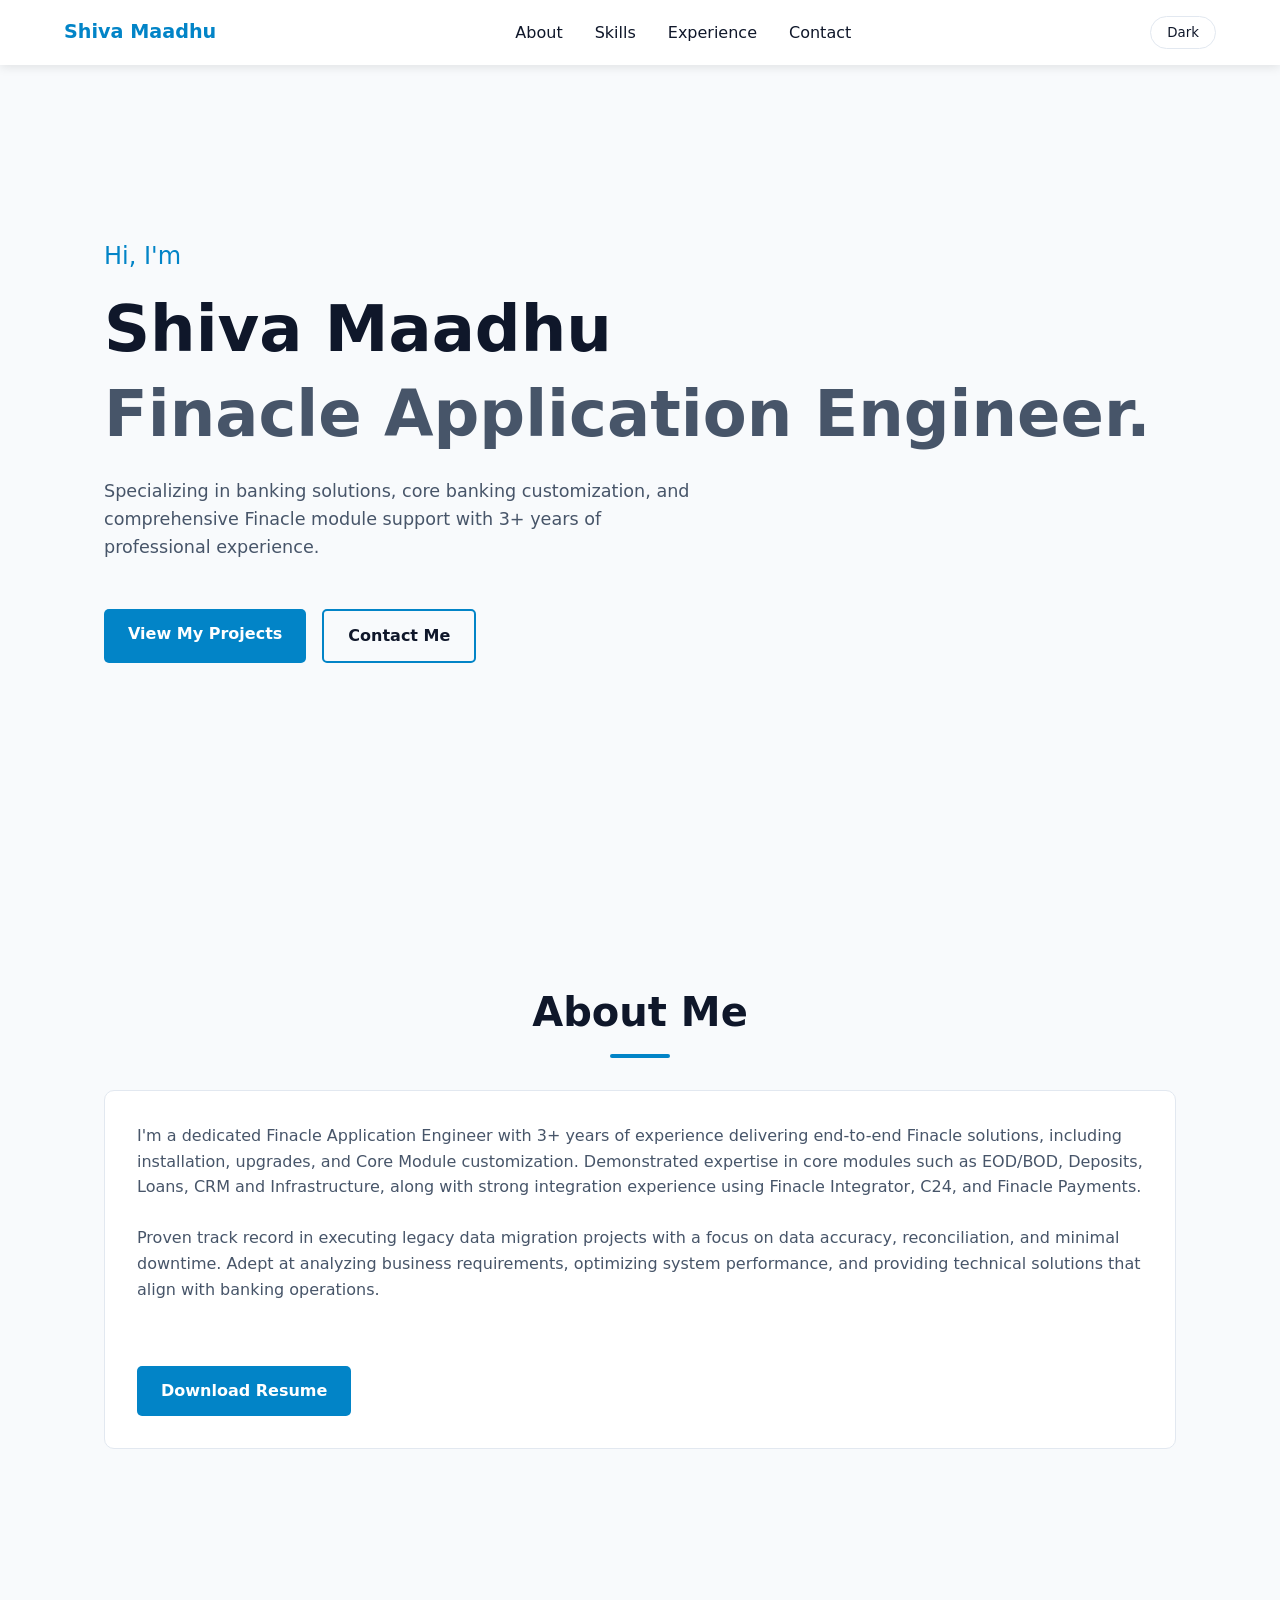
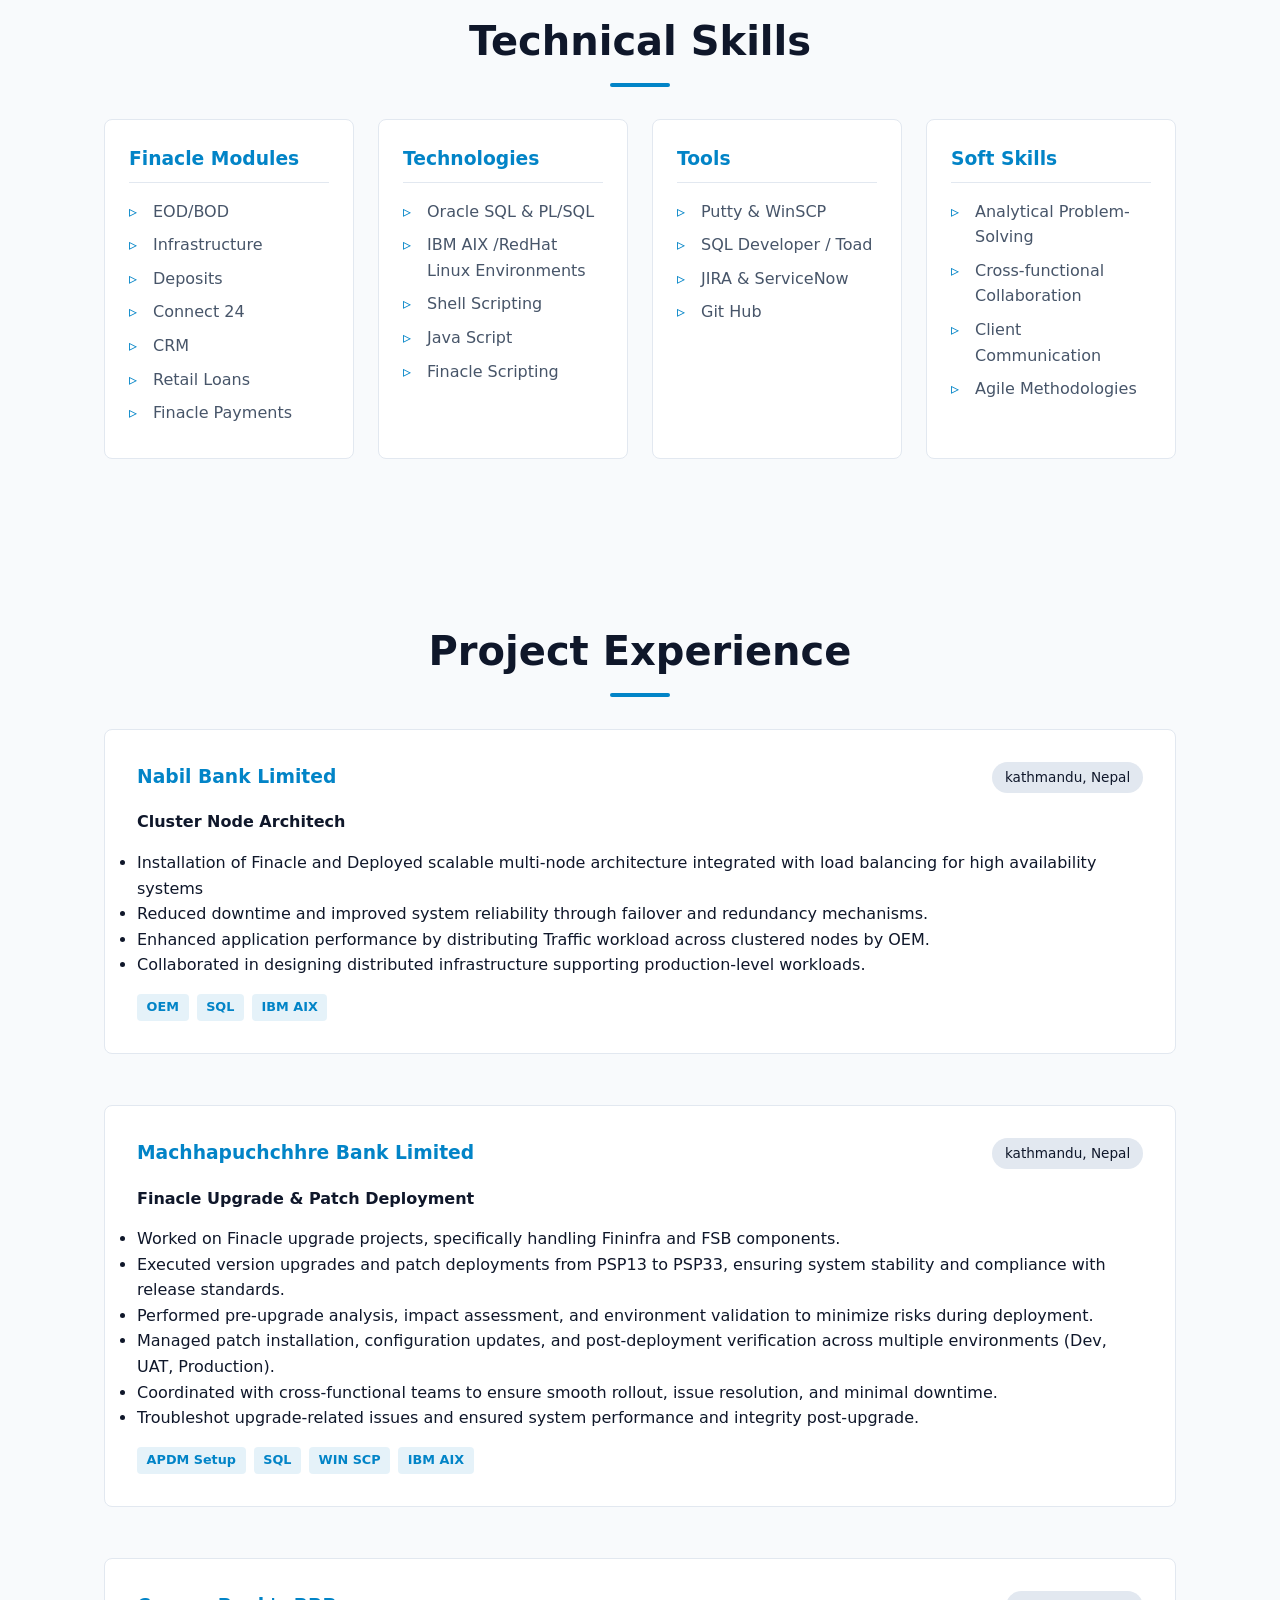
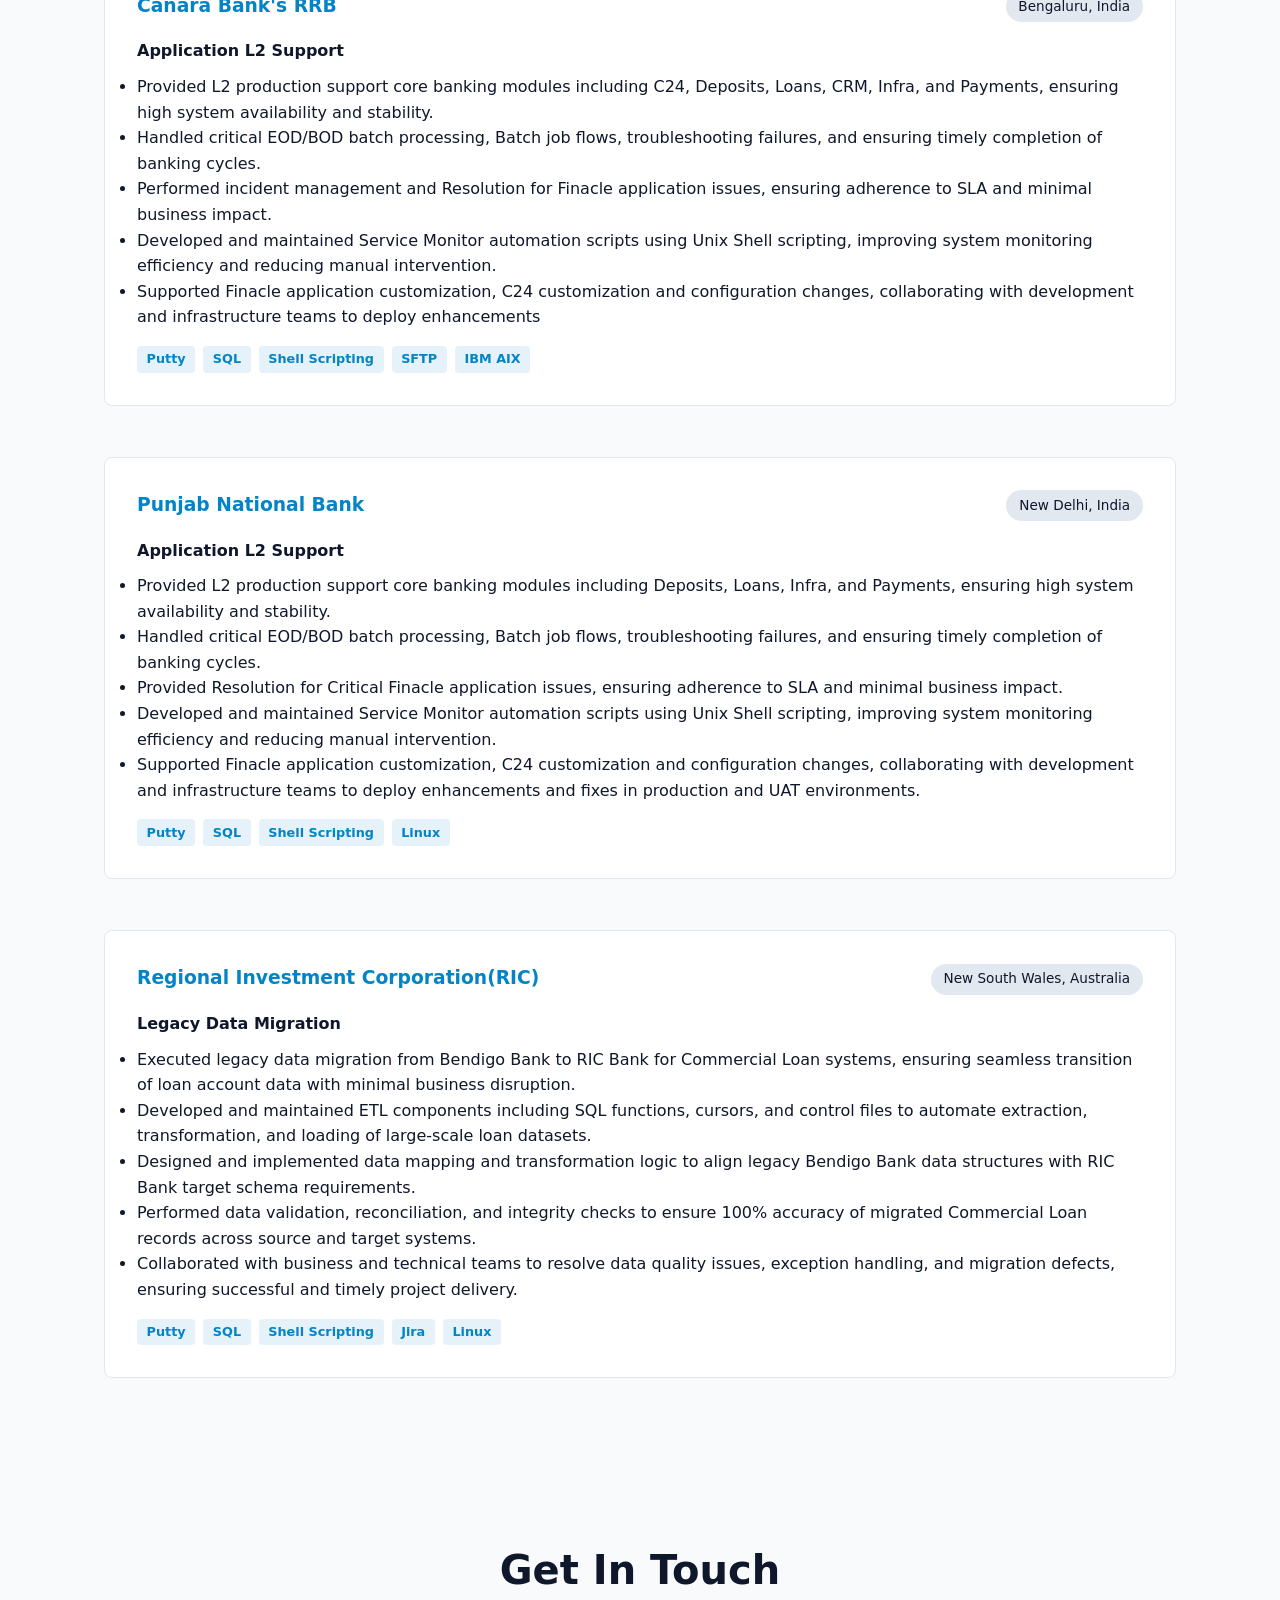
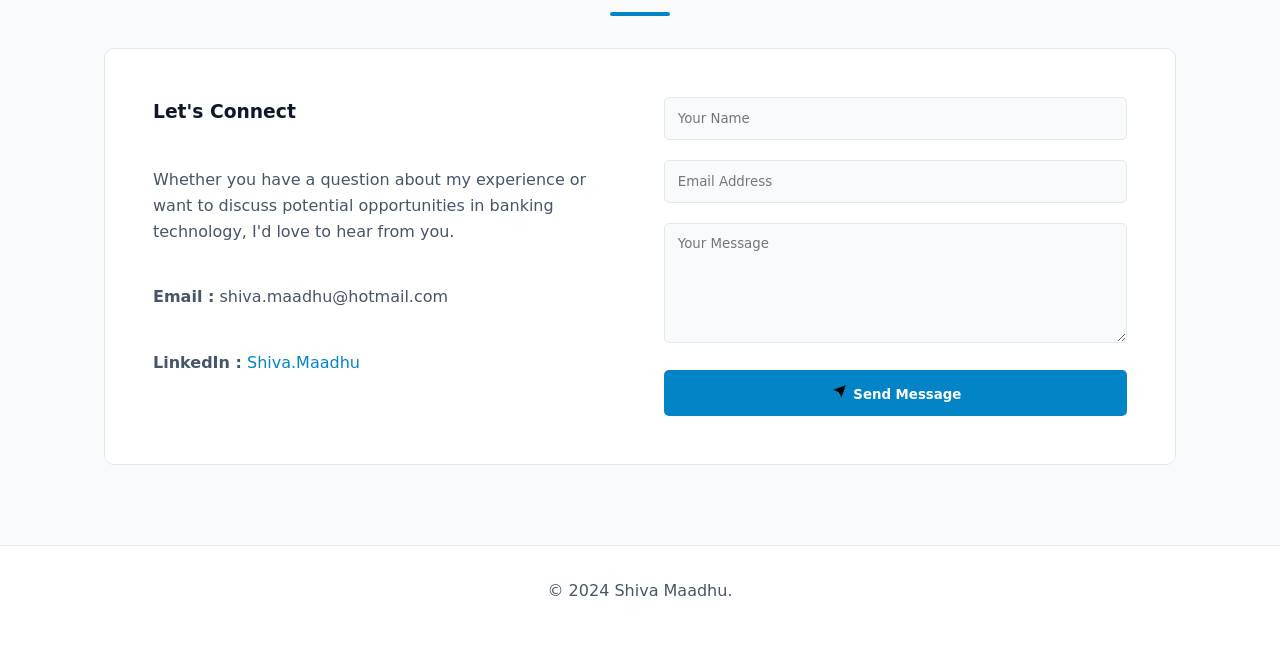
<file: index.html>
<!DOCTYPE html>
<html lang="en">
<head>
    <meta charset="UTF-8">
    <meta name="viewport" content="width=device-width, initial-scale=1.0">
    <title>Shiva's Portfolio</title>
    <meta name="description" content="Shiva Maadhu - Finacle Application Engineer specializing in banking solutions, SQL, Unix, and core banking customization.">
    <link rel="Stylesheet" href="./style.css">
</head>
<body>

    <nav>
        <div style="font-weight: bold; font-size: 1.2rem; color: var(--accent-color);">Shiva Maadhu</div>
        <ul class="nav-links">
            <li><a href="#about">About</a></li>
            <li><a href="#skills">Skills</a></li>
            <li><a href="#experience">Experience</a></li>
            <li><a href="#contact">Contact</a></li>
        </ul>
        <button class="theme-toggle" id="theme-toggle" onclick="updateThemeIcon(theme)" ></button>
    </nav>

    <section id="hero" class="fade-in">
        <p class="title">Hi, I'm</p>
        <h1>Shiva Maadhu</h1>
        <h1 style="color: var(--text-muted);">Finacle Application Engineer.</h1>
        <p style="max-width: 600px; margin-top: 1rem; font-size: 1.1rem;">
            Specializing in banking solutions, core banking customization, and comprehensive Finacle module support with 3+ years of professional experience.
        </p>
        <div class="cta-group">
            <a href="#experience" class="btn btn-primary">View My Projects</a>
            <a href="#contact" class="btn btn-outline">Contact Me</a>
        </div>
    </section>

    <section id="about" class="fade-in">
        <h2>About Me</h2>
        <div class="about-content">
        <p>I'm a dedicated Finacle Application Engineer with 3+ years of experience delivering end-to-end Finacle solutions, including installation, upgrades, and Core Module customization. Demonstrated expertise in core modules such as EOD/BOD, Deposits, Loans, CRM and Infrastructure, along with strong integration experience using Finacle Integrator, C24, and Finacle Payments.
        <br></br>
        Proven track record in executing legacy data migration projects with a focus on data accuracy, reconciliation, and minimal downtime. Adept at analyzing business requirements, optimizing system performance, and providing technical solutions that align with banking operations.
        </p>
        <div style="margin-top: 1rem;">
           <a href="./Shiva_Maadhu.docx" class="btn btn-primary">Download Resume</a>
        </div>
        </div>
    </section>

    <section id="skills" class="fade-in">
        <h2>Technical Skills</h2>
        <div class="skills-grid">
            <div class="skill-card">
                <h3>Finacle Modules</h3>
                <ul>
                    <li>EOD/BOD</li>
                    <li>Infrastructure</li>
                    <li>Deposits</li>
                    <li>Connect 24</li>
                    <li>CRM</li>
                    <li>Retail Loans</li>
                    <li>Finacle Payments</li>
                </ul>
            </div>
            <div class="skill-card">
                <h3>Technologies</h3>
                <ul>
                    <li>Oracle SQL & PL/SQL</li>
                    <li>IBM AIX /RedHat Linux Environments</li>
                    <li>Shell Scripting</li>
                    <li>Java Script</li>
                     <li>Finacle Scripting</li>
                </ul>
            </div>
            <div class="skill-card">
                <h3>Tools</h3>
                <ul>
                    <li>Putty & WinSCP</li>
                    <li>SQL Developer / Toad</li>
                    <li>JIRA & ServiceNow</li>
                    <li>Git Hub</li>
                </ul>
            </div>
            <div class="skill-card">
                <h3>Soft Skills</h3>
                <ul>
                    <li>Analytical Problem-Solving</li>
                    <li>Cross-functional Collaboration</li>
                    <li>Client Communication</li>
                    <li>Agile Methodologies</li>
                </ul>
            </div>
        </div>
    </section>

    <section id="experience" class="fade-in">
        <h2>Project Experience</h2>
        <div class="card-list">
            <div class="card">
                <div class="card-header">
                    <h3 style="color: var(--accent-color); margin-bottom: 0.1rem;">Nabil Bank Limited</h3>
                    <span class="date-badge">kathmandu, Nepal</span>
                </div>
                    <h4 style="margin-bottom:15px ;">Cluster Node Architech</h4>
                <ul>
                    <li>Installation of Finacle and Deployed scalable multi-node architecture integrated with load balancing for high availability systems</li>
                    <li>Reduced downtime and improved system reliability through failover and redundancy mechanisms.</li>
                    <li>Enhanced application performance by distributing Traffic workload across clustered nodes by OEM.</li>
                    <li>Collaborated in designing distributed infrastructure supporting production-level workloads.</li>
                </ul>
                <div class="tech-stack">
                    <span class="tech-tag">OEM</span>
                    <span class="tech-tag">SQL</span>
                    <span class="tech-tag">IBM AIX</span>
                </div>
            </div>
        </div>
        <br> </br>
        <div class="card-list">
            <div class="card">
                <div class="card-header">
                    <h3 style="color: var(--accent-color); margin-bottom: 0.1rem;">Machhapuchchhre Bank Limited</h3>
                    <span class="date-badge">kathmandu, Nepal</span>
                </div>
                    <h4 style="margin-bottom:15px ;">Finacle Upgrade & Patch Deployment</h4>
                <ul>
                    <li>Worked on Finacle upgrade projects, specifically handling Fininfra and FSB components.</li>
                    <li>Executed version upgrades and patch deployments from PSP13 to PSP33, ensuring system stability and compliance with release standards.</li>
                    <li>Performed pre-upgrade analysis, impact assessment, and environment validation to minimize risks during deployment.</li>
                    <li>Managed patch installation, configuration updates, and post-deployment verification across multiple environments (Dev, UAT, Production).</li>
                    <li>Coordinated with cross-functional teams to ensure smooth rollout, issue resolution, and minimal downtime.</li>
                    <li>Troubleshot upgrade-related issues and ensured system performance and integrity post-upgrade.</li>
                </ul>
                <div class="tech-stack">
                    <span class="tech-tag">APDM Setup</span>
                    <span class="tech-tag">SQL</span>
                    <span class="tech-tag">WIN SCP</span>
                    <span class="tech-tag">IBM AIX</span>
                </div>
            </div>
        </div>
        <br> </br>
        <div class="card-list">
            <div class="card">
                <div class="card-header">
                    <h3 style="color: var(--accent-color); margin-bottom: 0.1rem;">Canara Bank's RRB</h3>
                    <span class="date-badge">Bengaluru, India</span>
                </div>
                    <h4 style="margin-bottom:10px ;">Application L2 Support</h4>
                <ul>
                    <li>Provided L2 production support core banking modules including C24, Deposits, Loans, CRM, Infra, and Payments, ensuring high system availability and stability.</li>
                    <li>Handled critical EOD/BOD batch processing, Batch job flows, troubleshooting failures, and ensuring timely completion of banking cycles.</li>
                    <li>Performed incident management and Resolution for Finacle application issues, ensuring adherence to SLA and minimal business impact.</li>
                    <li>Developed and maintained Service Monitor automation scripts using Unix Shell scripting, improving system monitoring efficiency and reducing manual intervention.</li>
                    <li>Supported Finacle application customization, C24 customization and configuration changes, collaborating with development and infrastructure teams to deploy enhancements</li>
                </ul>
                <div class="tech-stack">
                    <span class="tech-tag">Putty</span>
                    <span class="tech-tag">SQL</span>
                    <span class="tech-tag">Shell Scripting</span>
                    <span class="tech-tag">SFTP</span>
                    <span class="tech-tag">IBM AIX</span>
                </div>
            </div>
        </div>

        <br> </br>
        <div class="card-list">
            <div class="card">
                <div class="card-header">
                    <h3 style="color: var(--accent-color); margin-bottom: 0.1rem;">Punjab National Bank</h3>
                    <span class="date-badge">New Delhi, India</span>
                </div>
                    <h4 style="margin-bottom:10px ;">Application L2 Support</h4>
                <ul>
                    <li>Provided L2 production support core banking modules including Deposits, Loans, Infra, and Payments, ensuring high system availability and stability.</li>
                    <li>Handled critical EOD/BOD batch processing, Batch job flows, troubleshooting failures, and ensuring timely completion of banking cycles.</li>
                    <li>Provided Resolution for Critical Finacle application issues, ensuring adherence to SLA and minimal business impact.</li>
                    <li>Developed and maintained Service Monitor automation scripts using Unix Shell scripting, improving system monitoring efficiency and reducing manual intervention.</li>
                    <li>Supported Finacle application customization, C24 customization and configuration changes, collaborating with development and infrastructure teams to deploy enhancements and fixes in production and UAT environments.</li>
                </ul>
                <div class="tech-stack">
                    <span class="tech-tag">Putty</span>
                    <span class="tech-tag">SQL</span>
                    <span class="tech-tag">Shell Scripting</span>
                    <span class="tech-tag">Linux</span>
                </div>
            </div>
        </div>

        <br> </br>
        <div class="card-list">
            <div class="card">
                <div class="card-header">
                    <h3 style="color: var(--accent-color); margin-bottom: 0.1rem;">Regional Investment Corporation(RIC)</h3>
                    <span class="date-badge">New South Wales, Australia</span>
                </div>
                    <h4 style="margin-bottom:10px ;">Legacy Data Migration</h4>
                <ul>
                    <li>Executed legacy data migration from Bendigo Bank to RIC Bank for Commercial Loan systems, ensuring seamless transition of loan account data with minimal business disruption.</li>
                    <li>Developed and maintained ETL components including SQL functions, cursors, and control files to automate extraction, transformation, and loading of large-scale loan datasets.</li>
                    <li>Designed and implemented data mapping and transformation logic to align legacy Bendigo Bank data structures with RIC Bank target schema requirements.</li>
                    <li>Performed data validation, reconciliation, and integrity checks to ensure 100% accuracy of migrated Commercial Loan records across source and target systems.</li>
                    <li>Collaborated with business and technical teams to resolve data quality issues, exception handling, and migration defects, ensuring successful and timely project delivery.</li>
                </ul>
                <div class="tech-stack">
                    <span class="tech-tag">Putty</span>
                    <span class="tech-tag">SQL</span>
                    <span class="tech-tag">Shell Scripting</span>
                    <span class="tech-tag">Jira</span>
                    <span class="tech-tag">Linux</span>
                </div>
            </div>
        </div>
    </section>
<!--
    <section id="projects" class="fade-in">
        <h2>Key Projects</h2>
        <div class="card-list">
            <div class="card">
                <h3>Retail Loan Module Customization</h3>
                <p>Designed and developed custom menus and workflows to accommodate a regional bank's specific loan approval hierarchy. Reduced manual data entry errors by integrating automated data validation scripts.</p>
                <div class="tech-stack">
                    <span class="tech-tag">Finacle Script</span>
                    <span class="tech-tag">SQL</span>
                    <span class="tech-tag">Unix</span>
                </div>
            </div>
            <div class="card">
                <h3>EOD Batch Automation</h3>
                <p>Created robust shell scripts to automate pre-EOD and post-EOD validation checks. The automation generated formatted reports directly to the operations team, saving 2 hours of manual verification daily.</p>
                <div class="tech-stack">
                    <span class="tech-tag">Shell Scripting</span>
                    <span class="tech-tag">Cron Jobs</span>
                    <span class="tech-tag">PL/SQL</span>
                </div>
            </div>
            <div class="card">
                <h3>Customer Data Migration Support</h3>
                <p>Played a key role in the ETL process during a bank merger. Mapped legacy system data to Finacle's CRM schema and wrote complex PL/SQL procedures for data sanitization and loading.</p>
                <div class="tech-stack">
                    <span class="tech-tag">Oracle SQL</span>
                    <span class="tech-tag">Data Mapping</span>
                    <span class="tech-tag">Performance Tuning</span>
                </div>
            </div>
        </div>
    </section>
  -->
<!--
    <section id="achievements" class="fade-in">
        <h2>Achievements & Highlights</h2>
        <div class="card">
            <ul>
                <li style="margin-bottom: 1rem;"><strong>Finacle Core Certified Professional:</strong> Achieved certification demonstrating mastery in basic and advanced Finacle architecture.</li>
                <li style="margin-bottom: 1rem;"><strong>Employee of the Quarter (Q3 2023):</strong> Recognized for outstanding performance during a critical go-live phase of a major banking client.</li>
                <li><strong>Internal Knowledge Sharing:</strong> Conducted workshops for junior associates on basic Finacle scripting and Unix commands.</li>
            </ul>
        </div>
    </section>
-->

    <section id="contact" class="fade-in">
        <h2>Get In Touch</h2>
        <div class="contact-container">
            <div class="contact-info">
                <h3>Let's Connect</h3>
                <p>Whether you have a question about my experience or want to discuss potential opportunities in banking technology, I'd love to hear from you.</p>
                <p><strong>Email :</strong> shiva.maadhu@hotmail.com </p>
                <p><strong>LinkedIn :</strong><a href="https://linkedin.com/in/shiva-maadhu" target="_blank" style="text-decoration: none;"> Shiva.Maadhu</a></p>
            </div>

    <form class="contact-form reveal" id="contactForm" 
    action="https://formsubmit.co/60ccc3e9a56bcc58a96d19081df3f70d"
    method="POST"
    enctype="multipart/form-data" onsubmit="handleSubmit(event)">
    <input type="hidden" name="_subject" value="Request From Portfolio">
    <input type="hidden" name="_captcha" value="false">
      <div class="space-y">
        <div class="row">
          <input class="input" name="name" placeholder="Your Name" oninput="this.value=this.value.replace(/[^A-Za-z ]/g,'')" maxlength="100" required>
        </div>
        <input class="input" name="email" type="email" placeholder="Email Address" maxlength="255" required style="margin-top:1.25rem">
        <textarea class="input" name="message" placeholder="Your Message" rows="4" maxlength="1000" required style="margin-top:1.25rem"></textarea>
        <button type="submit" class="btn btn-primary submit" style="width:100%;justify-content:center;padding:.875rem;margin-top:1.25rem" id="contactBtn">
          <svg viewBox="0 0 24 24" width="19" height="15"><line x1="22" y1="2" x2="11" y2="13"/><polygon points="22 2 15 22 11 13 2 9 22 2"/></svg>
          Send Message
        </button>
    </form>
    </section>

    <div id="miniPopup" class="mini-popup">
       <span id="popupMessage">Message sent successfully!</span>
    </div>

    <footer>
        <p>&copy; 2024 Shiva Maadhu.</p>
    </footer>
    <script src="./script.js"></script>

</body>
</html>
</file>
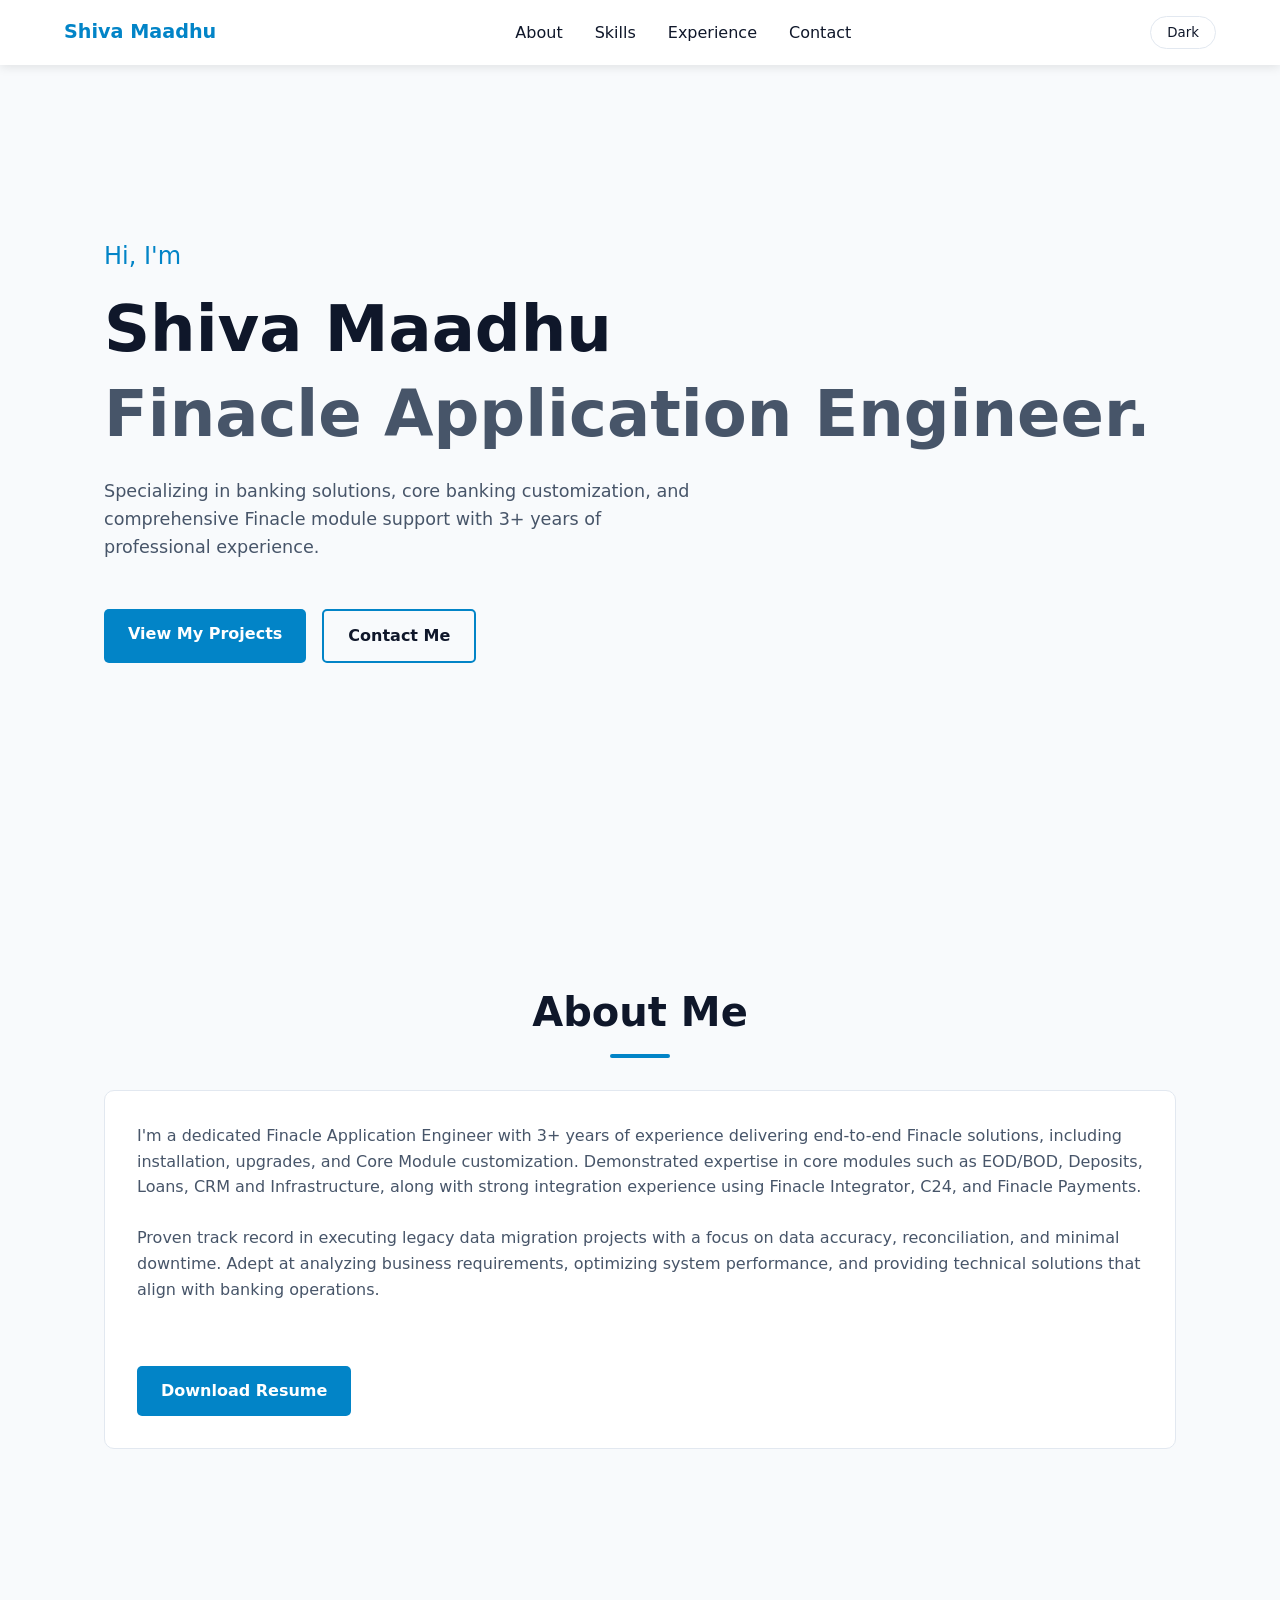
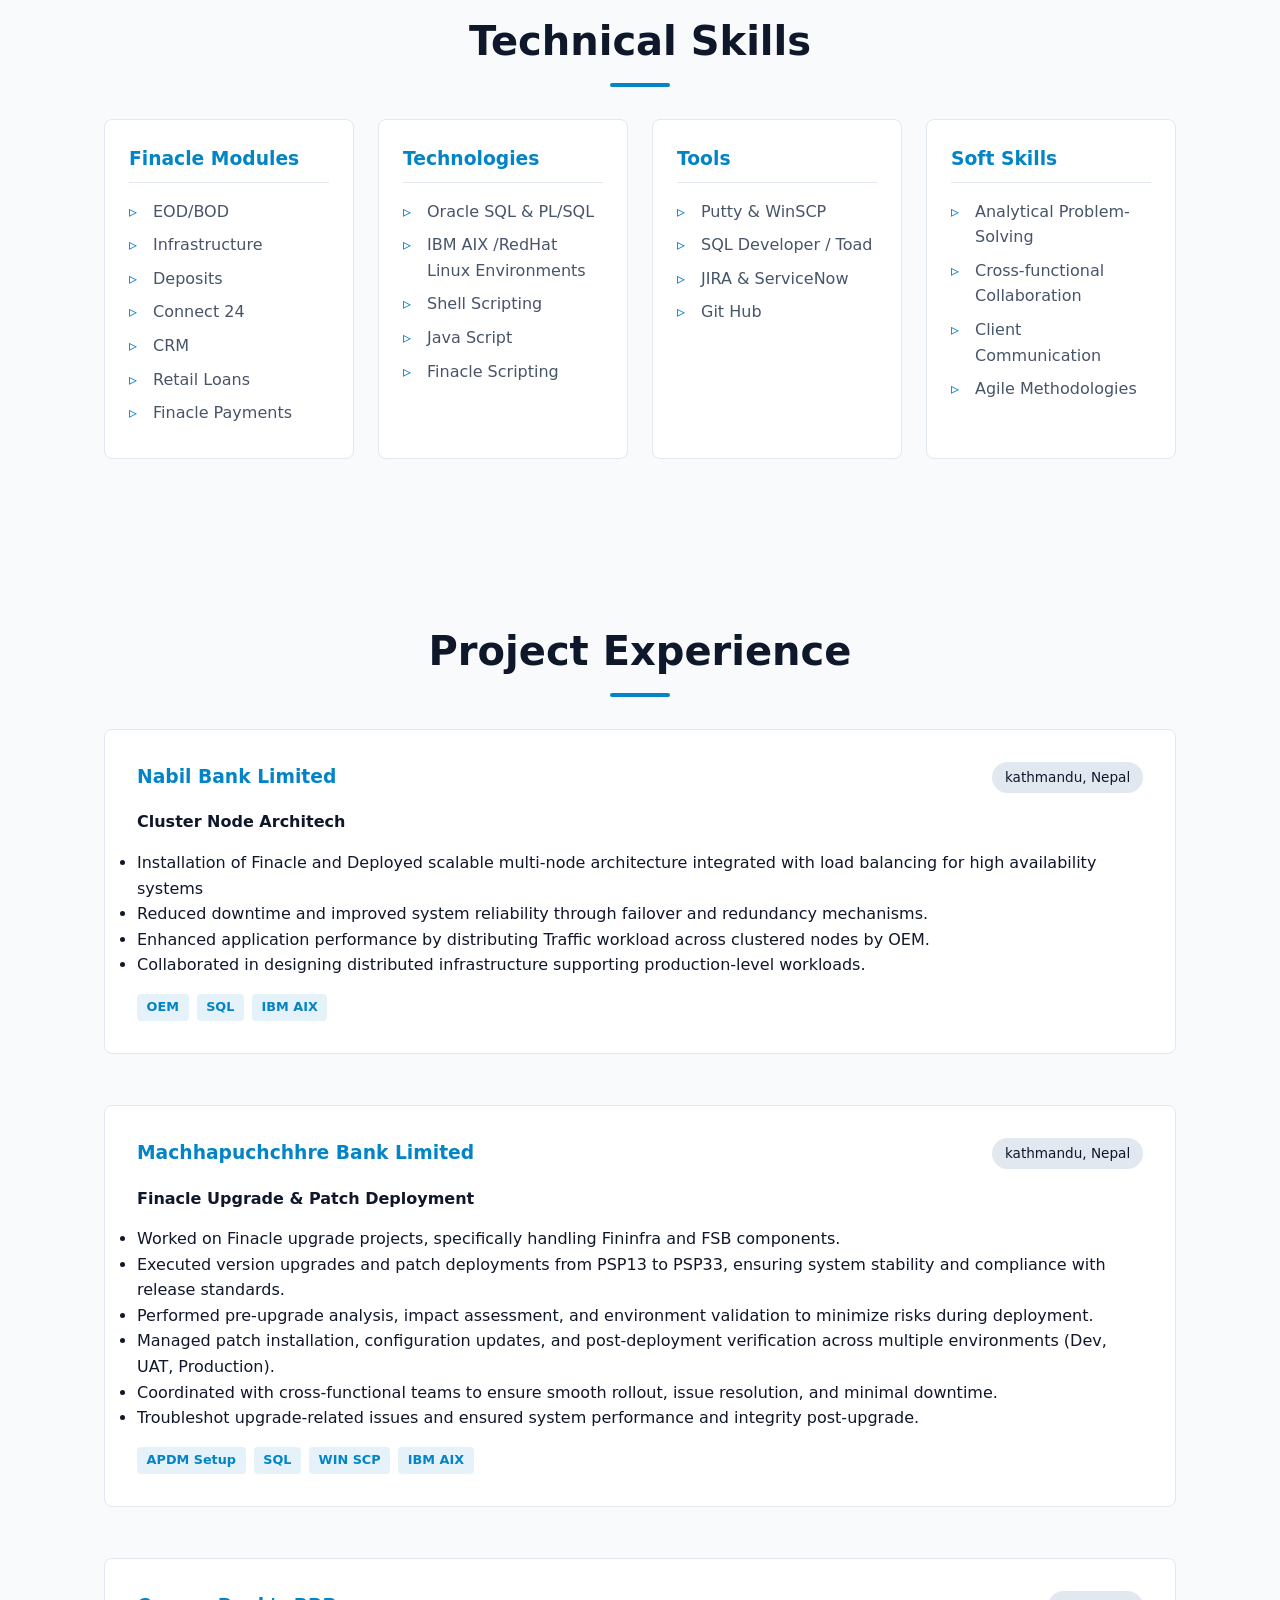
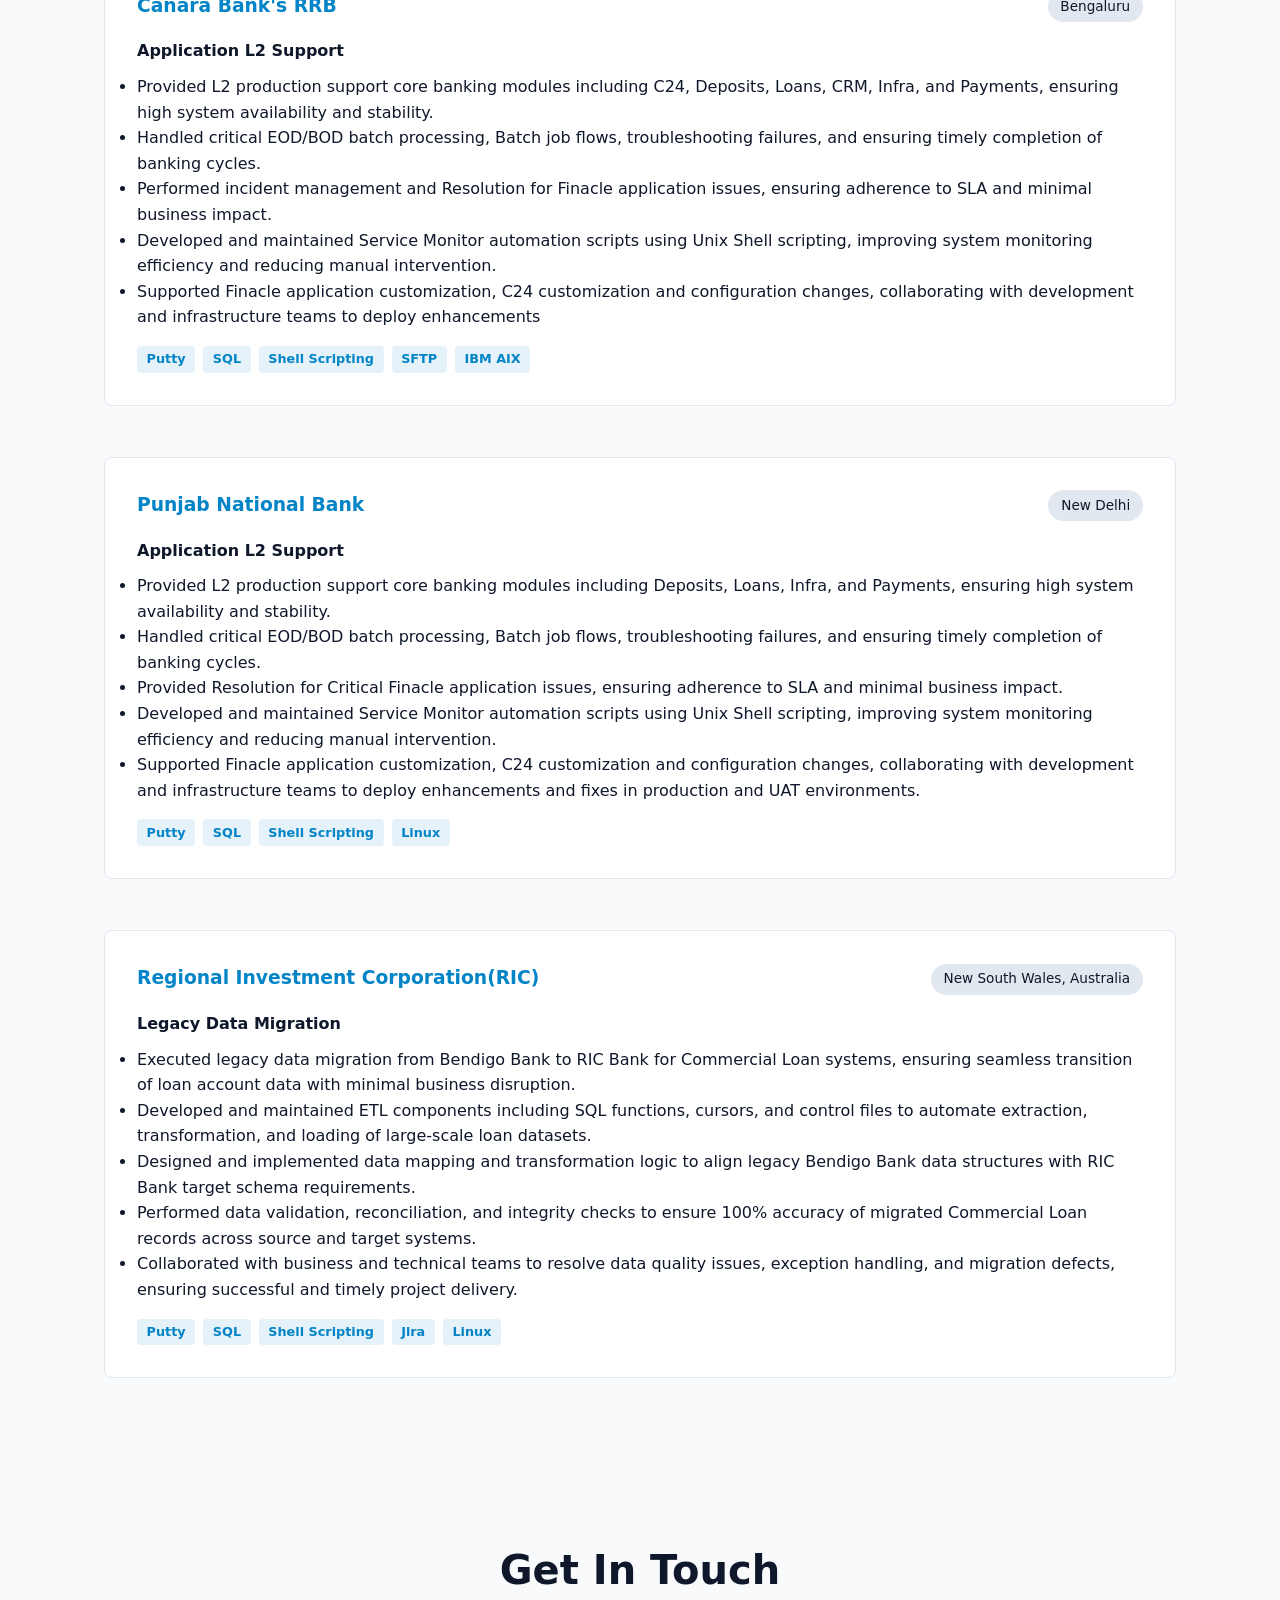
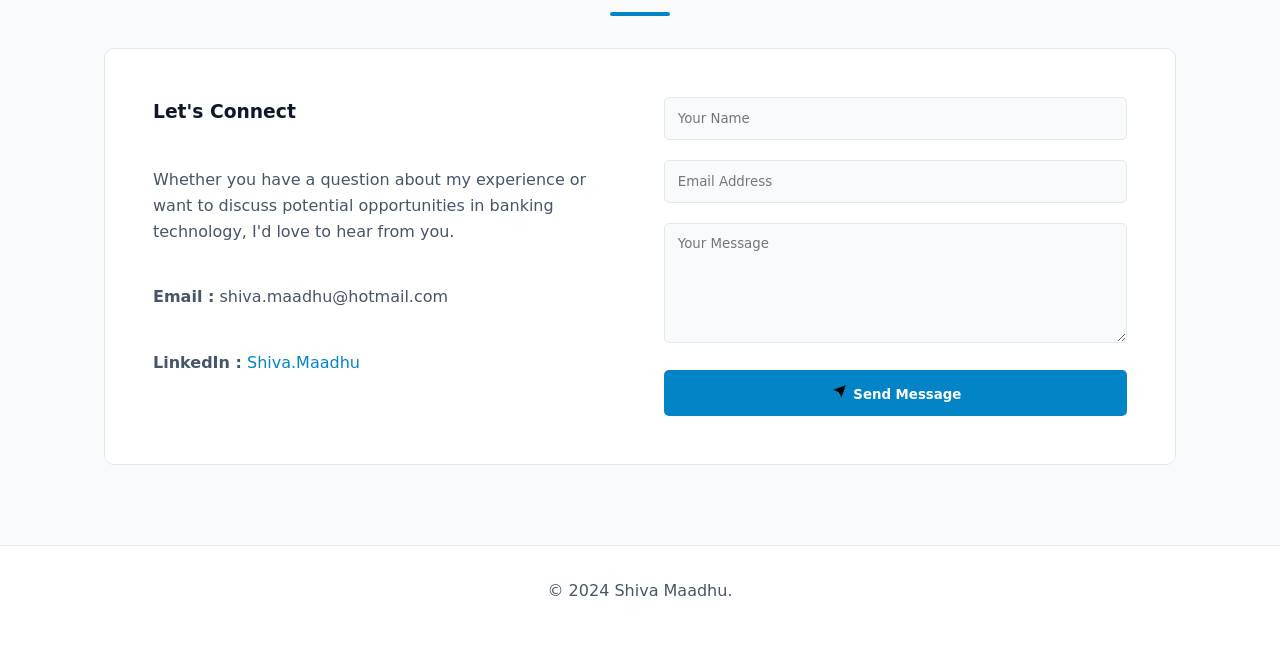
<file: portfolio.html>
<!DOCTYPE html>
<html lang="en">
<head>
    <meta charset="UTF-8">
    <meta name="viewport" content="width=device-width, initial-scale=1.0">
    <title>Shiva's Portfolio</title>
    <meta name="description" content="Shiva Maadhu - Finacle Application Engineer specializing in banking solutions, SQL, Unix, and core banking customization.">
    <link rel="Stylesheet" href="./style.css">
</head>
<body>

    <nav>
        <div style="font-weight: bold; font-size: 1.2rem; color: var(--accent-color);">Shiva Maadhu</div>
        <ul class="nav-links">
            <li><a href="#about">About</a></li>
            <li><a href="#skills">Skills</a></li>
            <li><a href="#experience">Experience</a></li>
            <li><a href="#contact">Contact</a></li>
        </ul>
        <button class="theme-toggle" id="theme-toggle" onclick="updateThemeIcon(theme)" ></button>
    </nav>

    <section id="hero" class="fade-in">
        <p class="title">Hi, I'm</p>
        <h1>Shiva Maadhu</h1>
        <h1 style="color: var(--text-muted);">Finacle Application Engineer.</h1>
        <p style="max-width: 600px; margin-top: 1rem; font-size: 1.1rem;">
            Specializing in banking solutions, core banking customization, and comprehensive Finacle module support with 3+ years of professional experience.
        </p>
        <div class="cta-group">
            <a href="#projects" class="btn btn-primary">View My Projects</a>
            <a href="#contact" class="btn btn-outline">Contact Me</a>
        </div>
    </section>

    <section id="about" class="fade-in">
        <h2>About Me</h2>
        <div class="about-content">
        <p>I'm a dedicated Finacle Application Engineer with 3+ years of experience delivering end-to-end Finacle solutions, including installation, upgrades, and Core Module customization. Demonstrated expertise in core modules such as EOD/BOD, Deposits, Loans, CRM and Infrastructure, along with strong integration experience using Finacle Integrator, C24, and Finacle Payments.
        <br></br>
        Proven track record in executing legacy data migration projects with a focus on data accuracy, reconciliation, and minimal downtime. Adept at analyzing business requirements, optimizing system performance, and providing technical solutions that align with banking operations.
        </p>
        <div style="margin-top: 1rem;">
           <a href="./Shiva_M_Profile.pdf" class="btn btn-primary">Download Resume</a>
        </div>
        </div>
    </section>

    <section id="skills" class="fade-in">
        <h2>Technical Skills</h2>
        <div class="skills-grid">
            <div class="skill-card">
                <h3>Finacle Modules</h3>
                <ul>
                    <li>EOD/BOD</li>
                    <li>Infrastructure</li>
                    <li>Deposits</li>
                    <li>Connect 24</li>
                    <li>CRM</li>
                    <li>Retail Loans</li>
                    <li>Finacle Payments</li>
                </ul>
            </div>
            <div class="skill-card">
                <h3>Technologies</h3>
                <ul>
                    <li>Oracle SQL & PL/SQL</li>
                    <li>IBM AIX /RedHat Linux Environments</li>
                    <li>Shell Scripting</li>
                    <li>Java Script</li>
                     <li>Finacle Scripting</li>
                </ul>
            </div>
            <div class="skill-card">
                <h3>Tools</h3>
                <ul>
                    <li>Putty & WinSCP</li>
                    <li>SQL Developer / Toad</li>
                    <li>JIRA & ServiceNow</li>
                    <li>Git Hub</li>
                </ul>
            </div>
            <div class="skill-card">
                <h3>Soft Skills</h3>
                <ul>
                    <li>Analytical Problem-Solving</li>
                    <li>Cross-functional Collaboration</li>
                    <li>Client Communication</li>
                    <li>Agile Methodologies</li>
                </ul>
            </div>
        </div>
    </section>

    <section id="experience" class="fade-in">
        <h2>Project Experience</h2>
        <div class="card-list">
            <div class="card">
                <div class="card-header">
                    <h3 style="color: var(--accent-color); margin-bottom: 0.1rem;">Nabil Bank Limited</h3>
                    <span class="date-badge">kathmandu, Nepal</span>
                </div>
                    <h4 style="margin-bottom:15px ;">Cluster Node Architech</h4>
                <ul>
                    <li>Installation of Finacle and Deployed scalable multi-node architecture integrated with load balancing for high availability systems</li>
                    <li>Reduced downtime and improved system reliability through failover and redundancy mechanisms.</li>
                    <li>Enhanced application performance by distributing Traffic workload across clustered nodes by OEM.</li>
                    <li>Collaborated in designing distributed infrastructure supporting production-level workloads.</li>
                </ul>
                <div class="tech-stack">
                    <span class="tech-tag">OEM</span>
                    <span class="tech-tag">SQL</span>
                    <span class="tech-tag">IBM AIX</span>
                </div>
            </div>
        </div>
        <br> </br>
        <div class="card-list">
            <div class="card">
                <div class="card-header">
                    <h3 style="color: var(--accent-color); margin-bottom: 0.1rem;">Machhapuchchhre Bank Limited</h3>
                    <span class="date-badge">kathmandu, Nepal</span>
                </div>
                    <h4 style="margin-bottom:15px ;">Finacle Upgrade & Patch Deployment</h4>
                <ul>
                    <li>Worked on Finacle upgrade projects, specifically handling Fininfra and FSB components.</li>
                    <li>Executed version upgrades and patch deployments from PSP13 to PSP33, ensuring system stability and compliance with release standards.</li>
                    <li>Performed pre-upgrade analysis, impact assessment, and environment validation to minimize risks during deployment.</li>
                    <li>Managed patch installation, configuration updates, and post-deployment verification across multiple environments (Dev, UAT, Production).</li>
                    <li>Coordinated with cross-functional teams to ensure smooth rollout, issue resolution, and minimal downtime.</li>
                    <li>Troubleshot upgrade-related issues and ensured system performance and integrity post-upgrade.</li>
                </ul>
                <div class="tech-stack">
                    <span class="tech-tag">APDM Setup</span>
                    <span class="tech-tag">SQL</span>
                    <span class="tech-tag">WIN SCP</span>
                    <span class="tech-tag">IBM AIX</span>
                </div>
            </div>
        </div>
        <br> </br>
        <div class="card-list">
            <div class="card">
                <div class="card-header">
                    <h3 style="color: var(--accent-color); margin-bottom: 0.1rem;">Canara Bank's RRB</h3>
                    <span class="date-badge">Bengaluru</span>
                </div>
                    <h4 style="margin-bottom:10px ;">Application L2 Support</h4>
                <ul>
                    <li>Provided L2 production support core banking modules including C24, Deposits, Loans, CRM, Infra, and Payments, ensuring high system availability and stability.</li>
                    <li>Handled critical EOD/BOD batch processing, Batch job flows, troubleshooting failures, and ensuring timely completion of banking cycles.</li>
                    <li>Performed incident management and Resolution for Finacle application issues, ensuring adherence to SLA and minimal business impact.</li>
                    <li>Developed and maintained Service Monitor automation scripts using Unix Shell scripting, improving system monitoring efficiency and reducing manual intervention.</li>
                    <li>Supported Finacle application customization, C24 customization and configuration changes, collaborating with development and infrastructure teams to deploy enhancements</li>
                </ul>
                <div class="tech-stack">
                    <span class="tech-tag">Putty</span>
                    <span class="tech-tag">SQL</span>
                    <span class="tech-tag">Shell Scripting</span>
                    <span class="tech-tag">SFTP</span>
                    <span class="tech-tag">IBM AIX</span>
                </div>
            </div>
        </div>

        <br> </br>
        <div class="card-list">
            <div class="card">
                <div class="card-header">
                    <h3 style="color: var(--accent-color); margin-bottom: 0.1rem;">Punjab National Bank</h3>
                    <span class="date-badge">New Delhi</span>
                </div>
                    <h4 style="margin-bottom:10px ;">Application L2 Support</h4>
                <ul>
                    <li>Provided L2 production support core banking modules including Deposits, Loans, Infra, and Payments, ensuring high system availability and stability.</li>
                    <li>Handled critical EOD/BOD batch processing, Batch job flows, troubleshooting failures, and ensuring timely completion of banking cycles.</li>
                    <li>Provided Resolution for Critical Finacle application issues, ensuring adherence to SLA and minimal business impact.</li>
                    <li>Developed and maintained Service Monitor automation scripts using Unix Shell scripting, improving system monitoring efficiency and reducing manual intervention.</li>
                    <li>Supported Finacle application customization, C24 customization and configuration changes, collaborating with development and infrastructure teams to deploy enhancements and fixes in production and UAT environments.</li>
                </ul>
                <div class="tech-stack">
                    <span class="tech-tag">Putty</span>
                    <span class="tech-tag">SQL</span>
                    <span class="tech-tag">Shell Scripting</span>
                    <span class="tech-tag">Linux</span>
                </div>
            </div>
        </div>

        <br> </br>
        <div class="card-list">
            <div class="card">
                <div class="card-header">
                    <h3 style="color: var(--accent-color); margin-bottom: 0.1rem;">Regional Investment Corporation(RIC)</h3>
                    <span class="date-badge">New South Wales, Australia</span>
                </div>
                    <h4 style="margin-bottom:10px ;">Legacy Data Migration</h4>
                <ul>
                    <li>Executed legacy data migration from Bendigo Bank to RIC Bank for Commercial Loan systems, ensuring seamless transition of loan account data with minimal business disruption.</li>
                    <li>Developed and maintained ETL components including SQL functions, cursors, and control files to automate extraction, transformation, and loading of large-scale loan datasets.</li>
                    <li>Designed and implemented data mapping and transformation logic to align legacy Bendigo Bank data structures with RIC Bank target schema requirements.</li>
                    <li>Performed data validation, reconciliation, and integrity checks to ensure 100% accuracy of migrated Commercial Loan records across source and target systems.</li>
                    <li>Collaborated with business and technical teams to resolve data quality issues, exception handling, and migration defects, ensuring successful and timely project delivery.</li>
                </ul>
                <div class="tech-stack">
                    <span class="tech-tag">Putty</span>
                    <span class="tech-tag">SQL</span>
                    <span class="tech-tag">Shell Scripting</span>
                    <span class="tech-tag">Jira</span>
                    <span class="tech-tag">Linux</span>
                </div>
            </div>
        </div>
    </section>
<!--
    <section id="projects" class="fade-in">
        <h2>Key Projects</h2>
        <div class="card-list">
            <div class="card">
                <h3>Retail Loan Module Customization</h3>
                <p>Designed and developed custom menus and workflows to accommodate a regional bank's specific loan approval hierarchy. Reduced manual data entry errors by integrating automated data validation scripts.</p>
                <div class="tech-stack">
                    <span class="tech-tag">Finacle Script</span>
                    <span class="tech-tag">SQL</span>
                    <span class="tech-tag">Unix</span>
                </div>
            </div>
            <div class="card">
                <h3>EOD Batch Automation</h3>
                <p>Created robust shell scripts to automate pre-EOD and post-EOD validation checks. The automation generated formatted reports directly to the operations team, saving 2 hours of manual verification daily.</p>
                <div class="tech-stack">
                    <span class="tech-tag">Shell Scripting</span>
                    <span class="tech-tag">Cron Jobs</span>
                    <span class="tech-tag">PL/SQL</span>
                </div>
            </div>
            <div class="card">
                <h3>Customer Data Migration Support</h3>
                <p>Played a key role in the ETL process during a bank merger. Mapped legacy system data to Finacle's CRM schema and wrote complex PL/SQL procedures for data sanitization and loading.</p>
                <div class="tech-stack">
                    <span class="tech-tag">Oracle SQL</span>
                    <span class="tech-tag">Data Mapping</span>
                    <span class="tech-tag">Performance Tuning</span>
                </div>
            </div>
        </div>
    </section>
  -->
<!--
    <section id="achievements" class="fade-in">
        <h2>Achievements & Highlights</h2>
        <div class="card">
            <ul>
                <li style="margin-bottom: 1rem;"><strong>Finacle Core Certified Professional:</strong> Achieved certification demonstrating mastery in basic and advanced Finacle architecture.</li>
                <li style="margin-bottom: 1rem;"><strong>Employee of the Quarter (Q3 2023):</strong> Recognized for outstanding performance during a critical go-live phase of a major banking client.</li>
                <li><strong>Internal Knowledge Sharing:</strong> Conducted workshops for junior associates on basic Finacle scripting and Unix commands.</li>
            </ul>
        </div>
    </section>
-->

    <section id="contact" class="fade-in">
        <h2>Get In Touch</h2>
        <div class="contact-container">
            <div class="contact-info">
                <h3>Let's Connect</h3>
                <p>Whether you have a question about my experience or want to discuss potential opportunities in banking technology, I'd love to hear from you.</p>
                <p><strong>Email :</strong> shiva.maadhu@hotmail.com </p>
                <p><strong>LinkedIn :</strong><a href="https://linkedin.com/in/shiva-maadhu-945015229" target="_blank" style="text-decoration: none;"> Shiva.Maadhu</a></p>
            </div>

    <form class="contact-form reveal" id="contactForm" 
    action="https://formsubmit.co/60ccc3e9a56bcc58a96d19081df3f70d"
    method="POST"
    enctype="multipart/form-data" onsubmit="handleSubmit(event)">
    <input type="hidden" name="_subject" value="New ISP Connection Request">
    <input type="hidden" name="_captcha" value="false">
      <div class="space-y">
        <div class="row">
          <input class="input" name="name" placeholder="Your Name" oninput="this.value=this.value.replace(/[^A-Za-z ]/g,'')" maxlength="100" required>
        </div>
        <input class="input" name="email" type="email" placeholder="Email Address" maxlength="255" required style="margin-top:1.25rem">
        <textarea class="input" name="message" placeholder="Your Message" rows="4" maxlength="1000" required style="margin-top:1.25rem"></textarea>
        <button type="submit" class="btn btn-primary submit" style="width:100%;justify-content:center;padding:.875rem;margin-top:1.25rem" id="contactBtn">
          <svg viewBox="0 0 24 24" width="19" height="15"><line x1="22" y1="2" x2="11" y2="13"/><polygon points="22 2 15 22 11 13 2 9 22 2"/></svg>
          Send Message
        </button>
    </form>
    </section>

    <div id="miniPopup" class="mini-popup">
       <span id="popupMessage">Message sent successfully!</span>
    </div>

    <footer>
        <p>&copy; 2024 Shiva Maadhu.</p>
    </footer>
    <script src="./script.js"></script>

</body>
</html>
</file>
<file: style.css>
/* CSS Variables for Theming */
        :root {
            --bg-color: #f8fafc;
            --text-color: #0f172a;
            --text-muted: #475569;
            --accent-color: #0284c7;
            --accent-hover: #0369a1;
            --card-bg: #ffffff;
            --border-color: #e2e8f0;
            --transition: all 0.3s ease;
        }

        [data-theme="dark"] {
            --bg-color: #0f172a;
            --text-color: #f8fafc;
            --text-muted: #94a3b8;
            --accent-color: #38bdf8;
            --accent-hover: #7dd3fc;
            --card-bg: #1e293b;
            --border-color: #334155;
        }

        /* Base & Reset */
        * {
            margin: 0;
            padding: 0;
            box-sizing: border-box;
            font-family: 'Segoe UI', system-ui, -apple-system, sans-serif;
        }

        html {
            scroll-behavior: smooth;
        }

        body {
            background-color: var(--bg-color);
            color: var(--text-color);
            line-height: 1.6;
            transition: var(--transition);
        }

        a {
            text-decoration: none;
            color: var(--accent-color);
            transition: var(--transition);
        }

        a:hover {
            color: var(--accent-hover);
        }

        /* Typography */
        h1, h2, h3 {
            margin-bottom: 1rem;
            color: var(--text-color);
        }

        h2 {
            font-size: 2.5rem;
            text-align: center;
            margin-bottom: 2rem;
            position: relative;
        }

        h2::after {
            content: '';
            display: block;
            width: 60px;
            height: 4px;
            background: var(--accent-color);
            margin: 10px auto 0;
            border-radius: 2px;
        }

        p {
            color: var(--text-muted);
            margin-bottom: 1rem;
        }

        /* Navigation */
        nav {
            position: fixed;
            top: 0;
            width: 100%;
            background-color: var(--card-bg);
            box-shadow: 0 2px 10px rgba(0,0,0,0.1);
            z-index: 1000;
            display: flex;
            justify-content: space-between;
            align-items: center;
            padding: 1rem 5%;
            transition: var(--transition);
        }

        .nav-links {
            display: flex;
            gap: 2rem;
            list-style: none;
        }

        .nav-links a {
            color: var(--text-color);
            position: relative;
            font-weight: 500;
        }

        .nav-links a:hover {
            color: var(--accent-color);
            text-decoration: none;
        }

        /* 🔥 ACTIVE UNDERLINE EFFECT */
        .nav-links a::after {
            content: '';
            position: absolute;
            width: 0%;
            height: 3px;
            left: 0;
            bottom: -4px;
            background: var(--accent-color);
            transition: 0.3s;
        }

        .nav-links a.active::after {
            width: 100%;
        }


        .theme-toggle {
            background: none;
            border: 1px solid var(--border-color);
            color: var(--text-color);
            padding: 0.5rem 1rem;
            border-radius: 20px;
            cursor: pointer;
            transition: var(--transition);
        }

        .theme-toggle:hover {
            background: var(--border-color);
        }

        /* Buttons */
        .btn {
            display: inline-block;
            padding: 0.75rem 1.5rem;
            border-radius: 5px;
            font-weight: 600;
            cursor: pointer;
            transition: var(--transition);
            border: none;
        }

        .btn-primary {
            background-color: var(--accent-color);
            color: #fff;
        }

        .btn-primary:hover {
            background-color: var(--accent-hover);
            color: #fff;
        }

        .btn-outline {
            border: 2px solid var(--accent-color);
            color: var(--text-color);
        }

        .btn-outline:hover {
            background-color: var(--accent-color);
            color: #fff;
        }

        /* Layout */
        section {
            padding: 5rem 5%;
            max-width: 1200px;
            margin: 0 auto;
        }

        /* Hero Section */
        #hero {
            height: 100vh;
            display: flex;
            flex-direction: column;
            justify-content: center;
            align-items: flex-start;
        }

        #hero h1 {
            font-size: 4rem;
            line-height: 1.2;
            margin-bottom: 0.5rem;
        }

        #hero .title {
            font-size: 1.5rem;
            color: var(--accent-color);
            margin-bottom: 1rem;
            font-weight: 500;
        }

        #hero .cta-group {
            display: flex;
            gap: 1rem;
            margin-top: 2rem;
        }

        /* About Section */
        .about-content {
            display: grid;
            grid-template-columns: 1fr;
            gap: 2rem;
            background: var(--card-bg);
            padding: 2rem;
            border-radius: 10px;
            border: 1px solid var(--border-color);
        }

        .about-content:hover {
            box-shadow: 0 10px 20px rgba(0,0,0,0.05);
        }

        /* Skills Section */
        .skills-grid {
            display: grid;
            grid-template-columns: repeat(auto-fit, minmax(250px, 1fr));
            gap: 1.5rem;
        }

        .skill-card {
            background: var(--card-bg);
            padding: 1.5rem;
            border-radius: 8px;
            border: 1px solid var(--border-color);
            transition: var(--transition);
        }

        .skill-card:hover {
            transform: translateY(-5px);
            box-shadow: 0 10px 20px rgba(0,0,0,0.05);
            border-color: var(--accent-color);
        }

        .skill-card h3 {
            color: var(--accent-color);
            border-bottom: 1px solid var(--border-color);
            padding-bottom: 0.5rem;
        }

        .skill-card ul {
            list-style-type: none;
            margin-top: 1rem;
            color: var(--text-muted);
        }

        .skill-card li {
            margin-bottom: 0.5rem;
            padding-left: 1.5rem;
            position: relative;
        }

        .skill-card li::before {
            content: '▹';
            position: absolute;
            left: 0;
            color: var(--accent-color);
        }

        /* Timeline & Cards for Experience/Projects */
        .card-list {
            display: grid;
            grid-template-columns: 1fr;
            gap: 1.5rem;
        }

        .card {
            background: var(--card-bg);
            padding: 2rem;
            border-radius: 8px;
            border: 1px solid var(--border-color);
            transition: var(--transition);
        }

        .card:hover {
            transform: translateY(-3px);
            border-color: var(--accent-color);
        }

        .card-header {
            display: flex;
            justify-content: space-between;
            align-items: center;
            margin-bottom: 1rem;
            flex-wrap: wrap;
        }

        .date-badge {
            background: var(--border-color);
            padding: 0.3rem 0.8rem;
            border-radius: 20px;
            font-size: 0.85rem;
            color: var(--text-color);
        }

        .tech-stack {
            display: flex;
            gap: 0.5rem;
            margin-top: 1rem;
            flex-wrap: wrap;
        }

        .tech-tag {
            background: rgba(2, 132, 199, 0.1);
            color: var(--accent-color);
            padding: 0.2rem 0.6rem;
            border-radius: 4px;
            font-size: 0.8rem;
            font-weight: 600;
        }

        /* Contact Section */
        .contact-container {
            display: grid;
            grid-template-columns: 1fr 1fr;
            gap: 3rem;
            background: var(--card-bg);
            padding: 3rem;
            border-radius: 10px;
            border: 1px solid var(--border-color);
        }

        .contact-info {
            display: flex;
            flex-direction: column;
            gap: 1.5rem;
        }

        .contact-form {
            display: flex;
            flex-direction: column;
            gap: 1rem;
        }

        .contact-form input, .contact-form textarea {
            width: 100%;
            padding: 0.8rem;
            border: 1px solid var(--border-color);
            border-radius: 5px;
            background: var(--bg-color);
            color: var(--text-color);
        }

        .contact-form textarea {
            resize: vertical;
            min-height: 120px;
        }

        /* Footer */
        footer {
            text-align: center;
            padding: 2rem;
            background: var(--card-bg);
            border-top: 1px solid var(--border-color);
            color: var(--text-muted);
        }

        /* Animations */
        .fade-in {
            opacity: 0;
            transform: translateY(20px);
            transition: opacity 0.6s ease-out, transform 0.6s ease-out;
        }

        .fade-in.appear {
            opacity: 1;
            transform: translateY(0);
        }

        .mini-popup {
           position: fixed;
           top: 15%;
           left: 50%;
           background: #ffffff;
           transform: translate(-50%, -60%) scale(0.9);
           padding: 16px 24px;
           border-radius: 10px;
           box-shadow: 0 8px 25px rgba(0,0,0,0.15);
           font-size: 14px;
           opacity: 0;
           transition: all 0.3s ease;
           z-index: 9999;
           pointer-events: none;
           color: #111827;
        }

        .mini-popup.show {
        opacity: 1;
        transform: translate(-50%, -50%) scale(1);
        }


        /* Responsive */
        @media (max-width: 768px) {
            .nav-links { display: none; } /* Add hamburger menu for full implementation */
            #hero h1 { font-size: 2.5rem; }
            .contact-container { grid-template-columns: 1fr; }

             .mini-popup {
                top:15%;
                left:50%;}
        }
</file>
